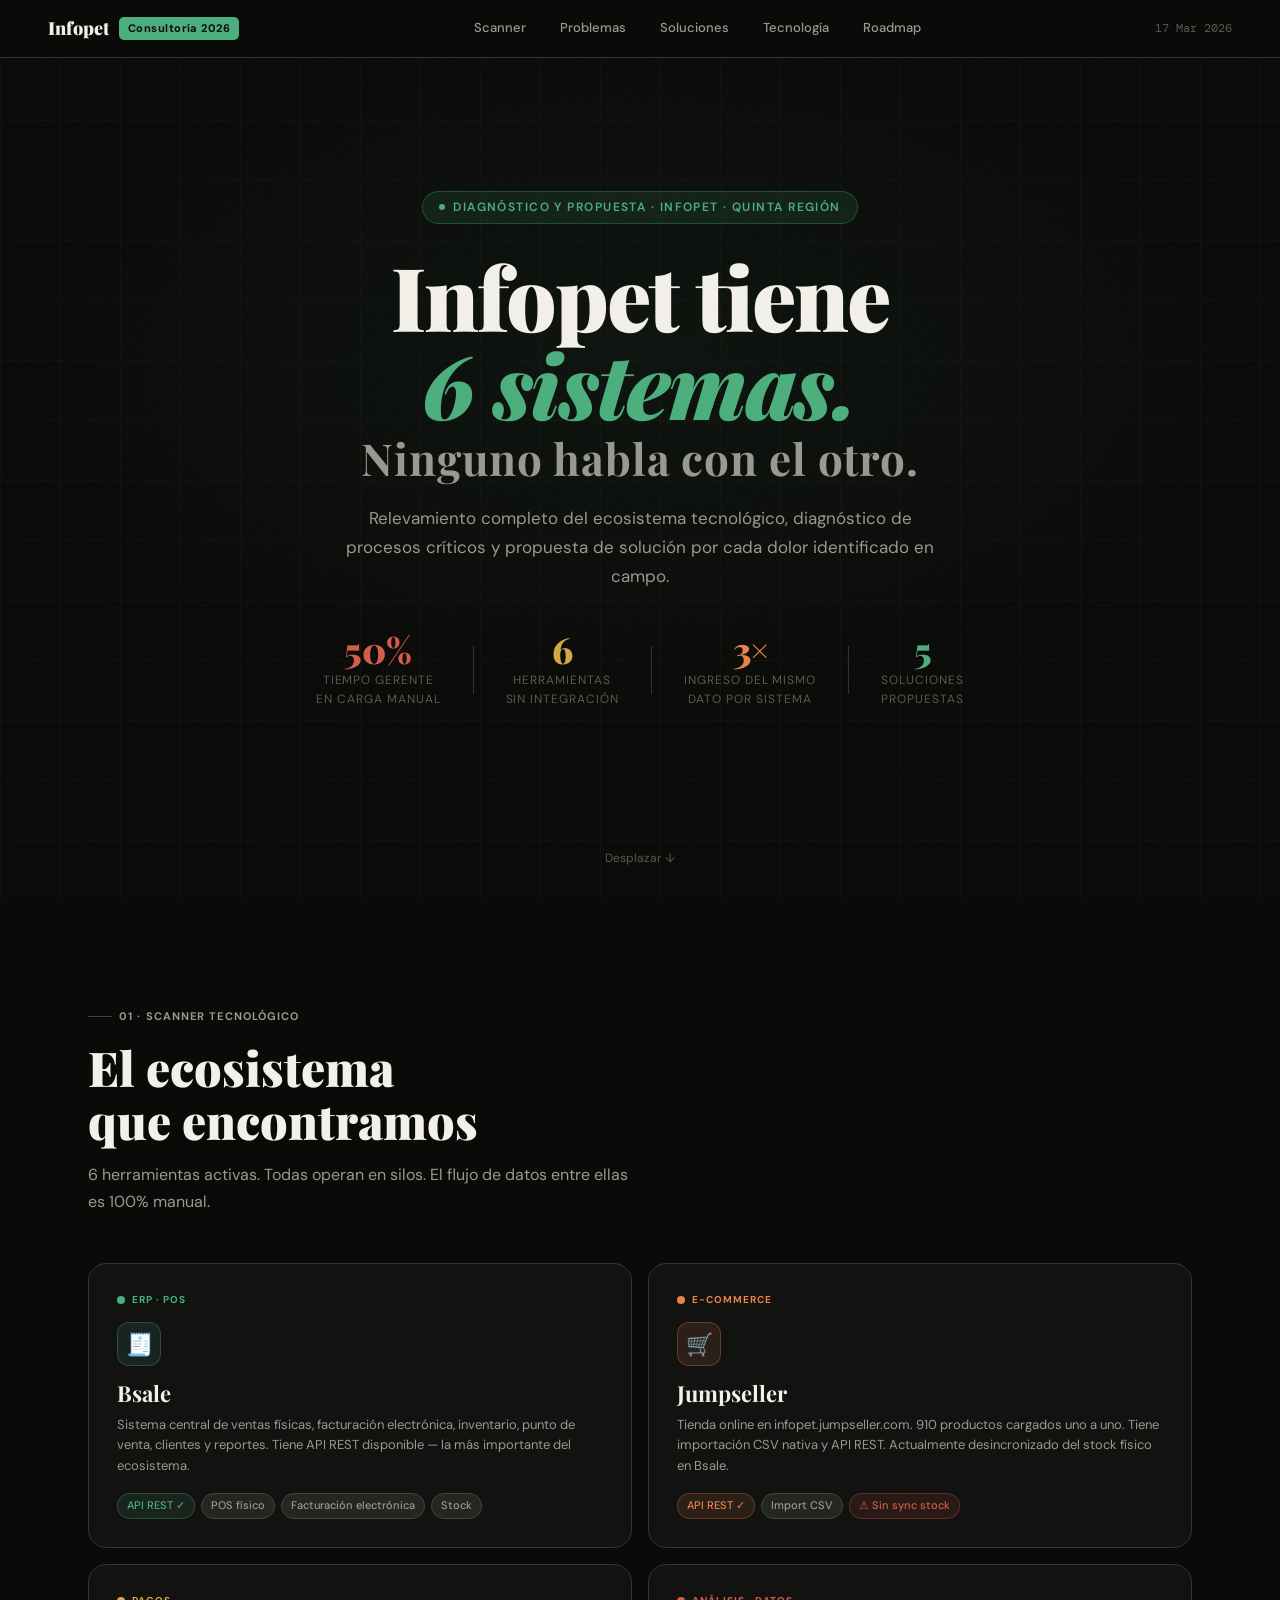
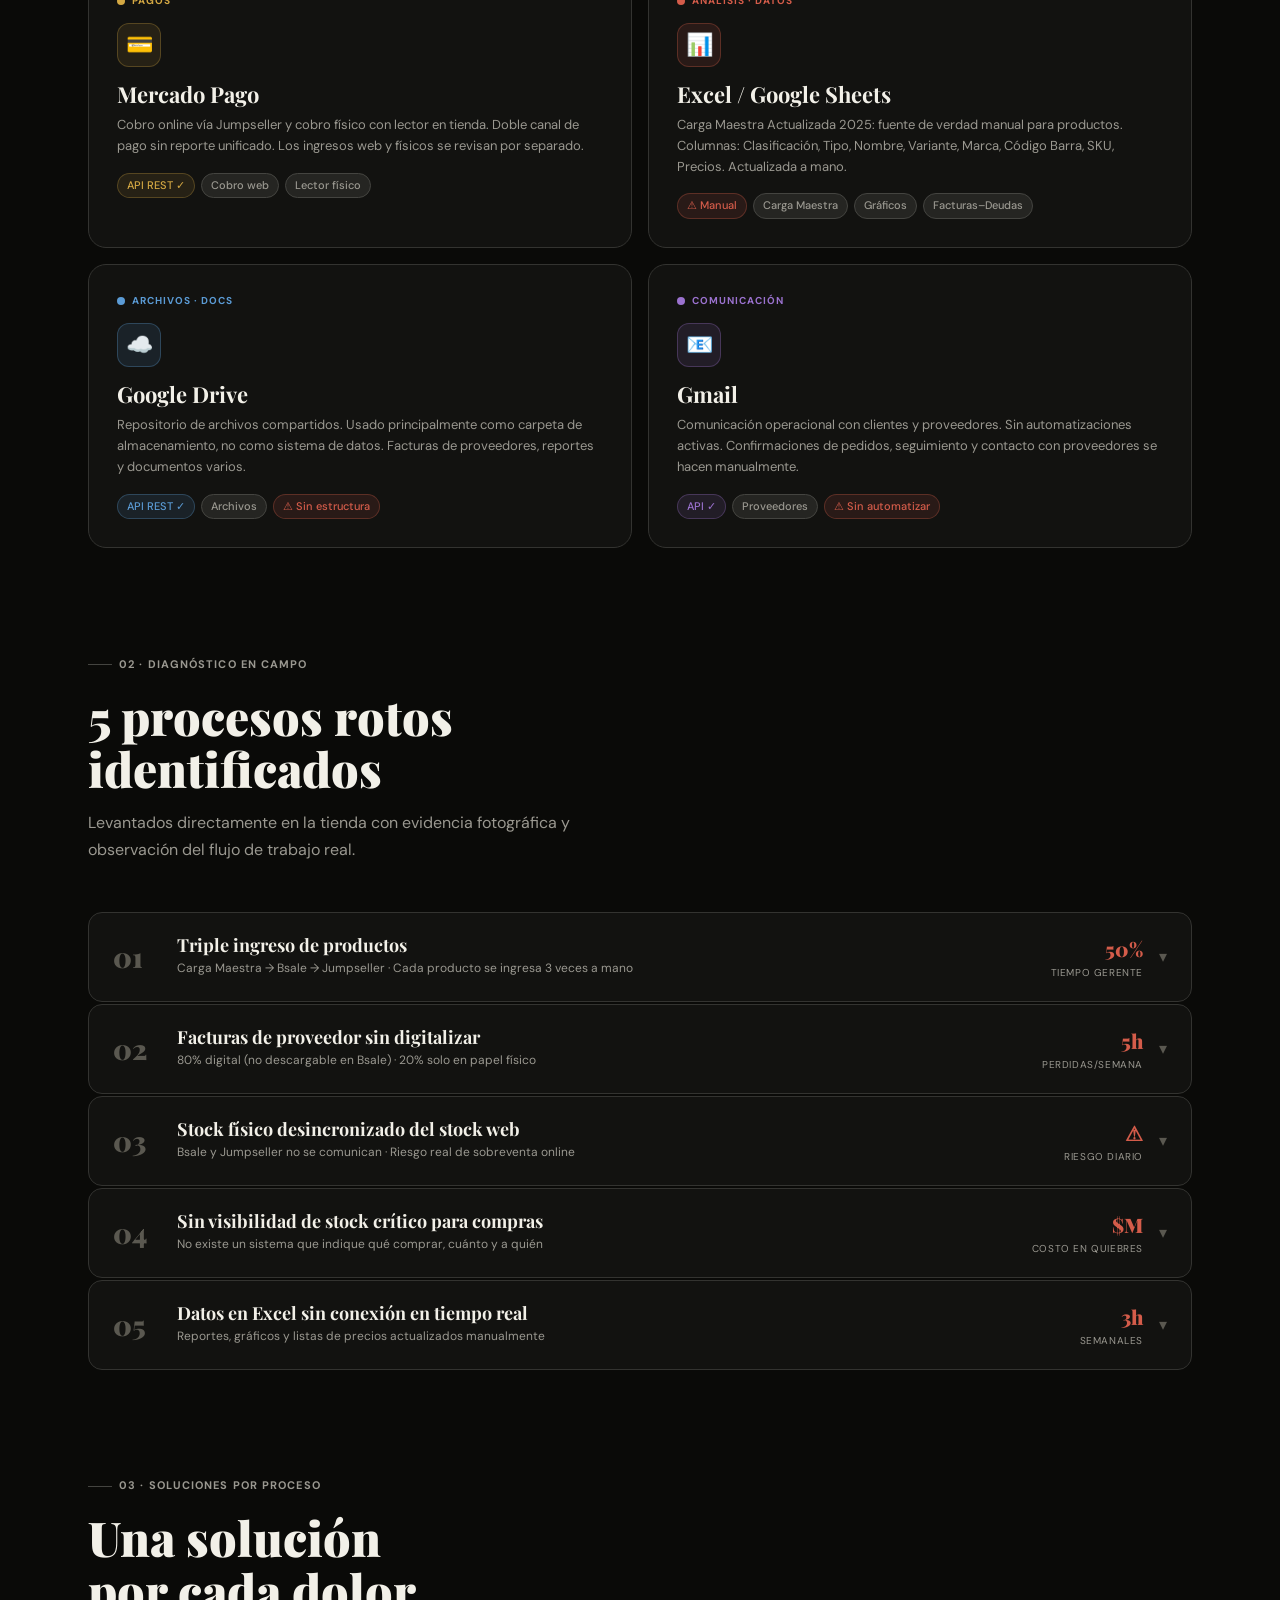
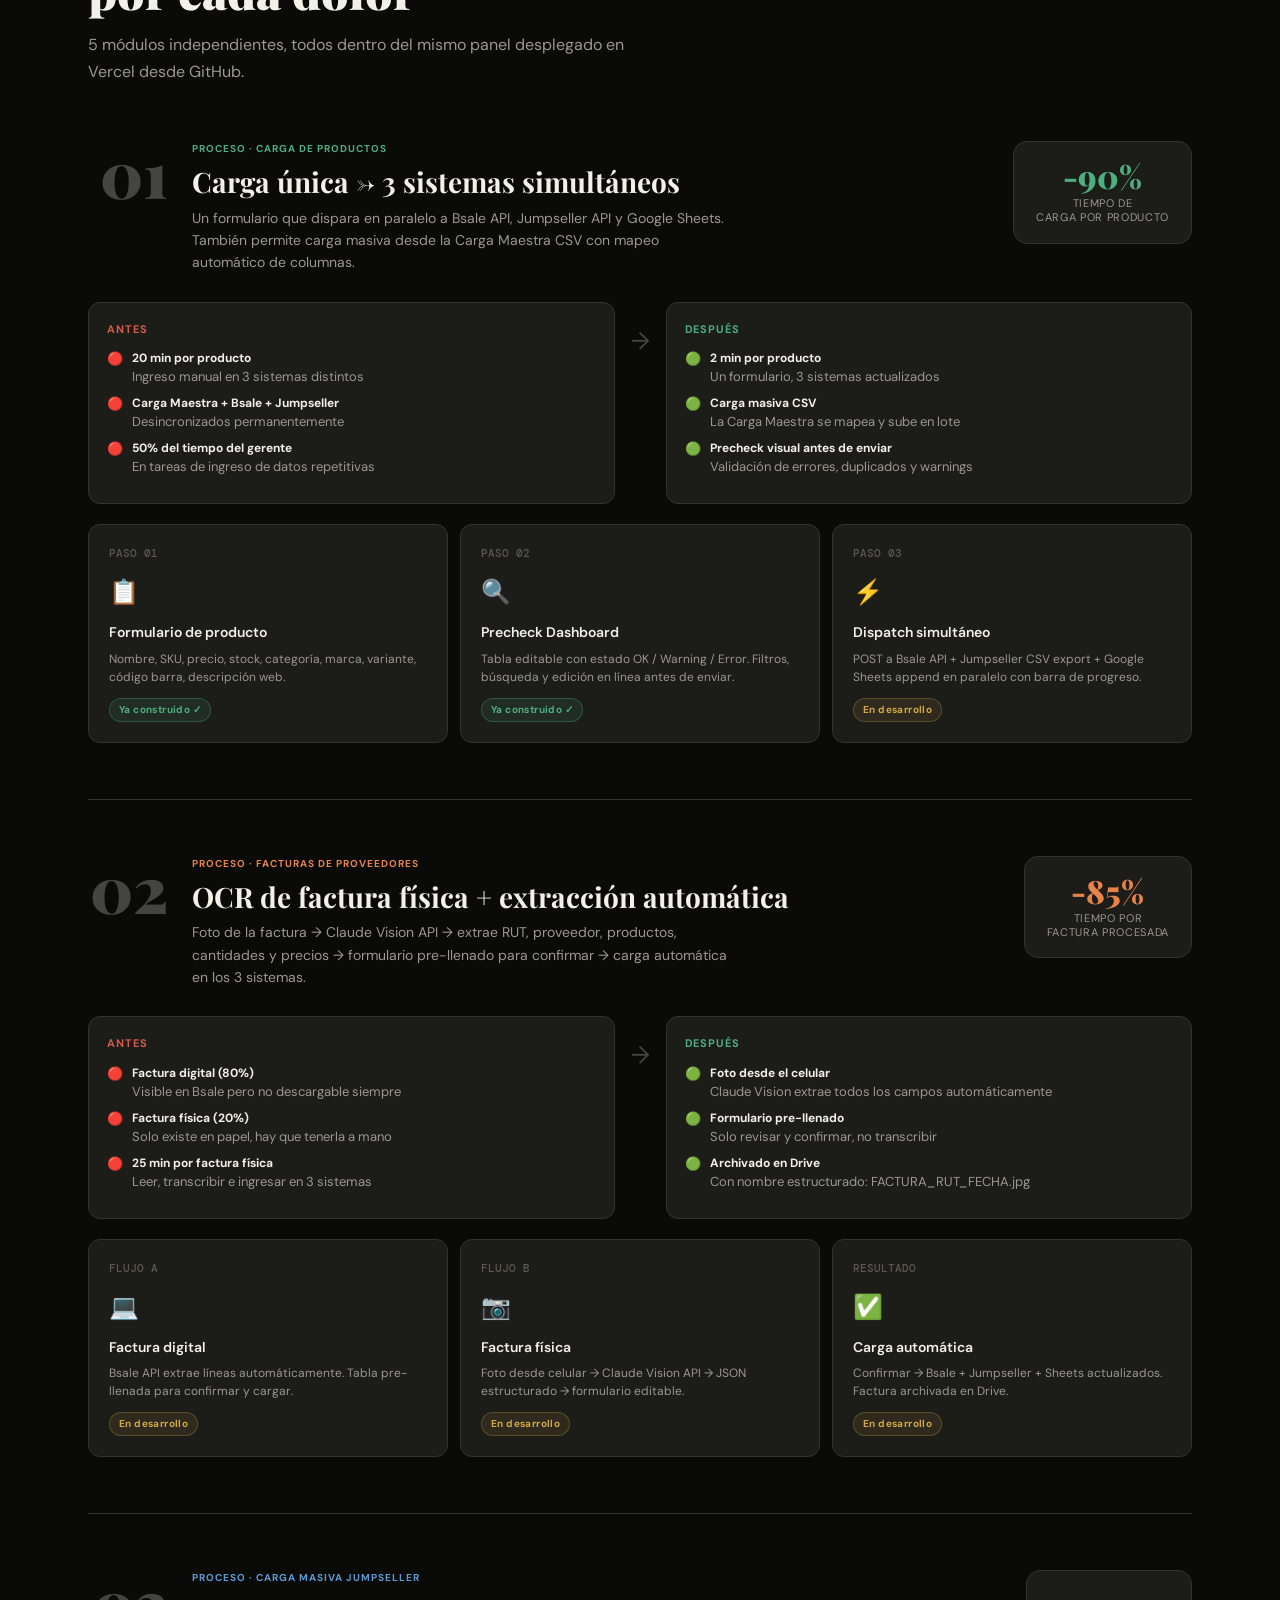
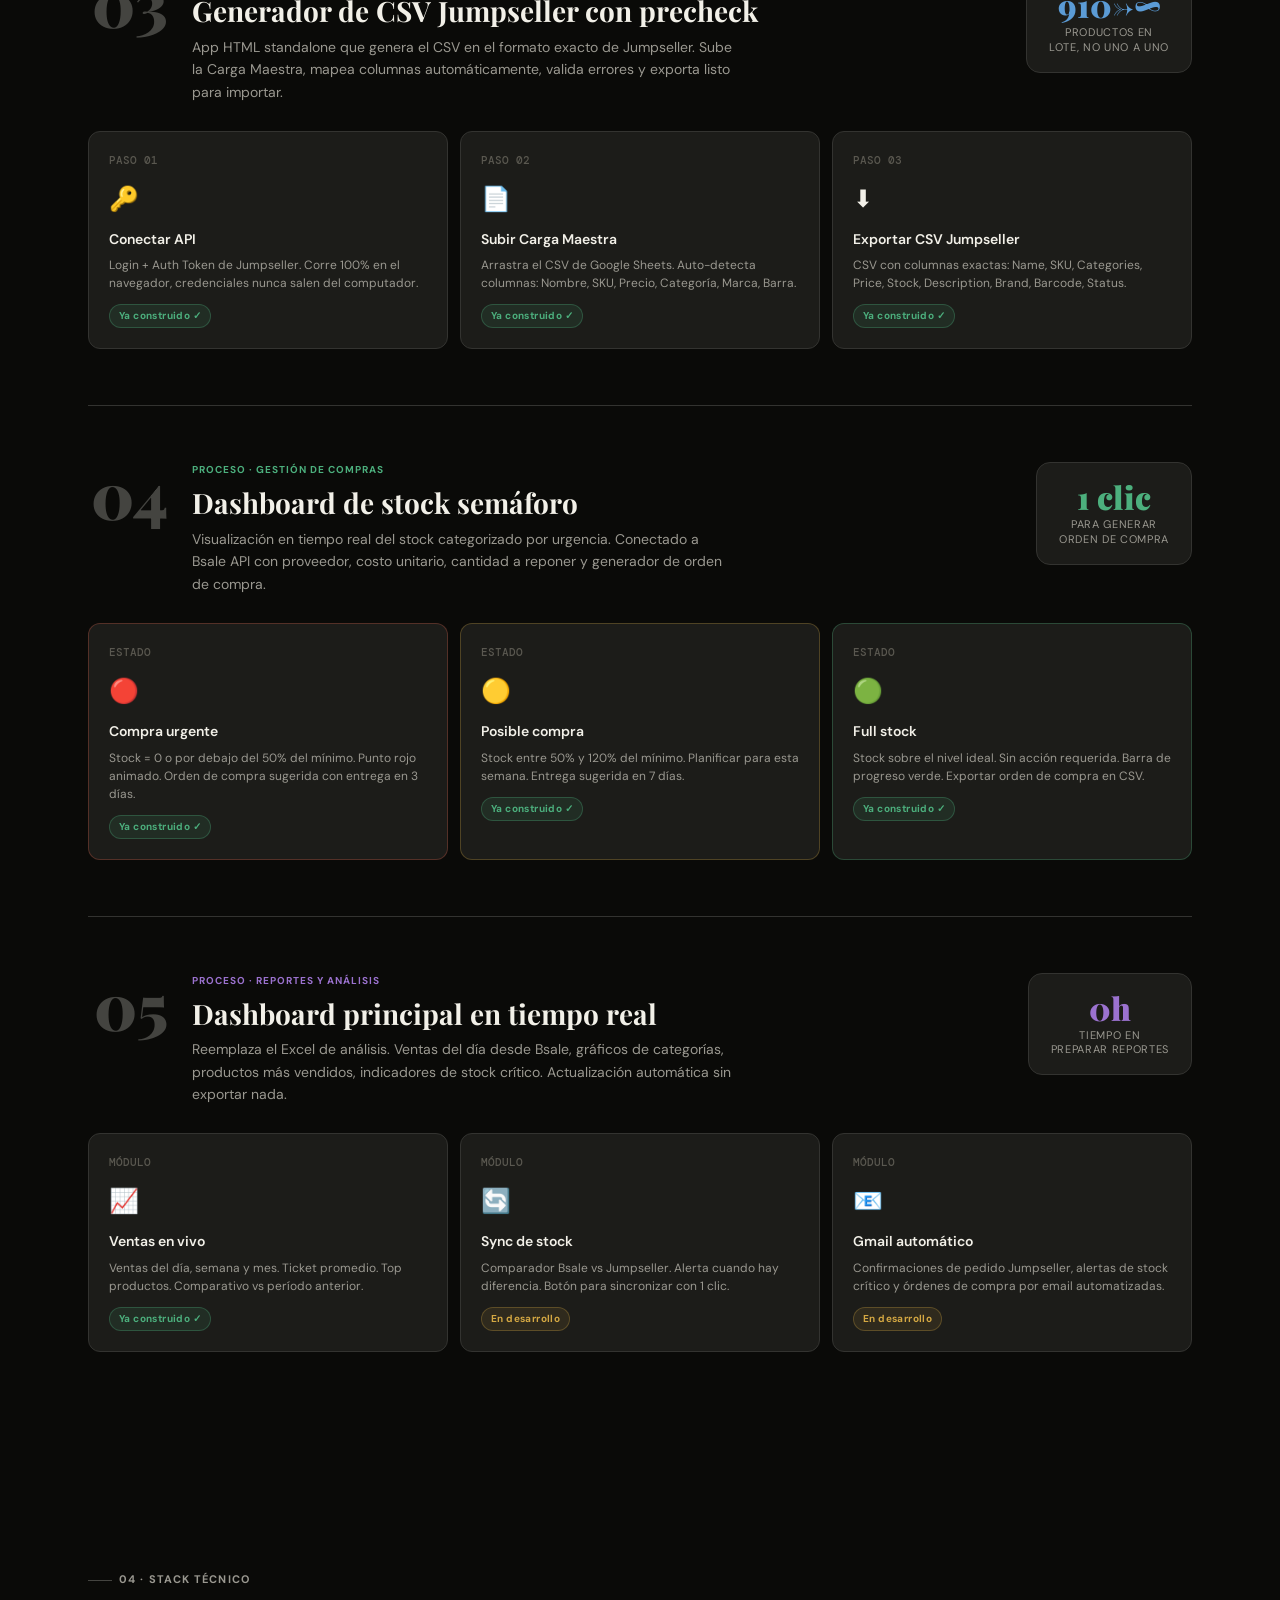
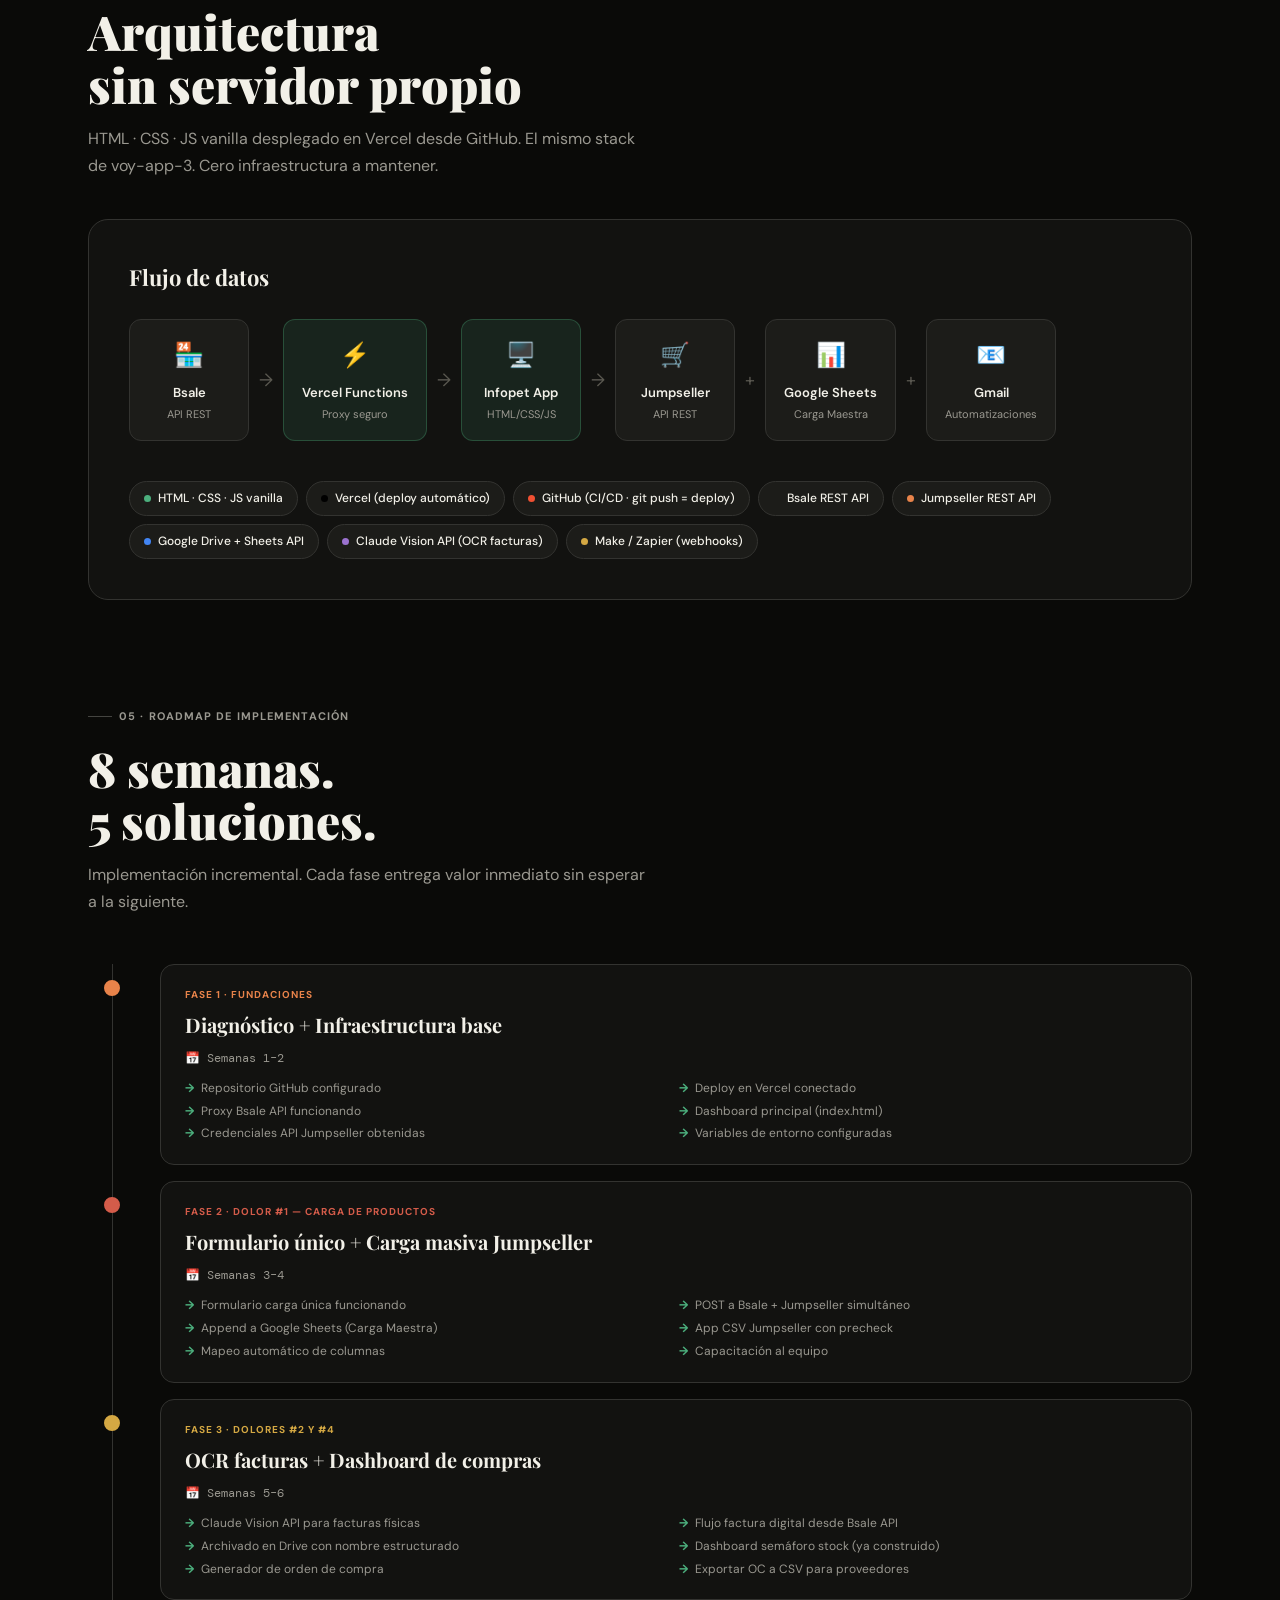
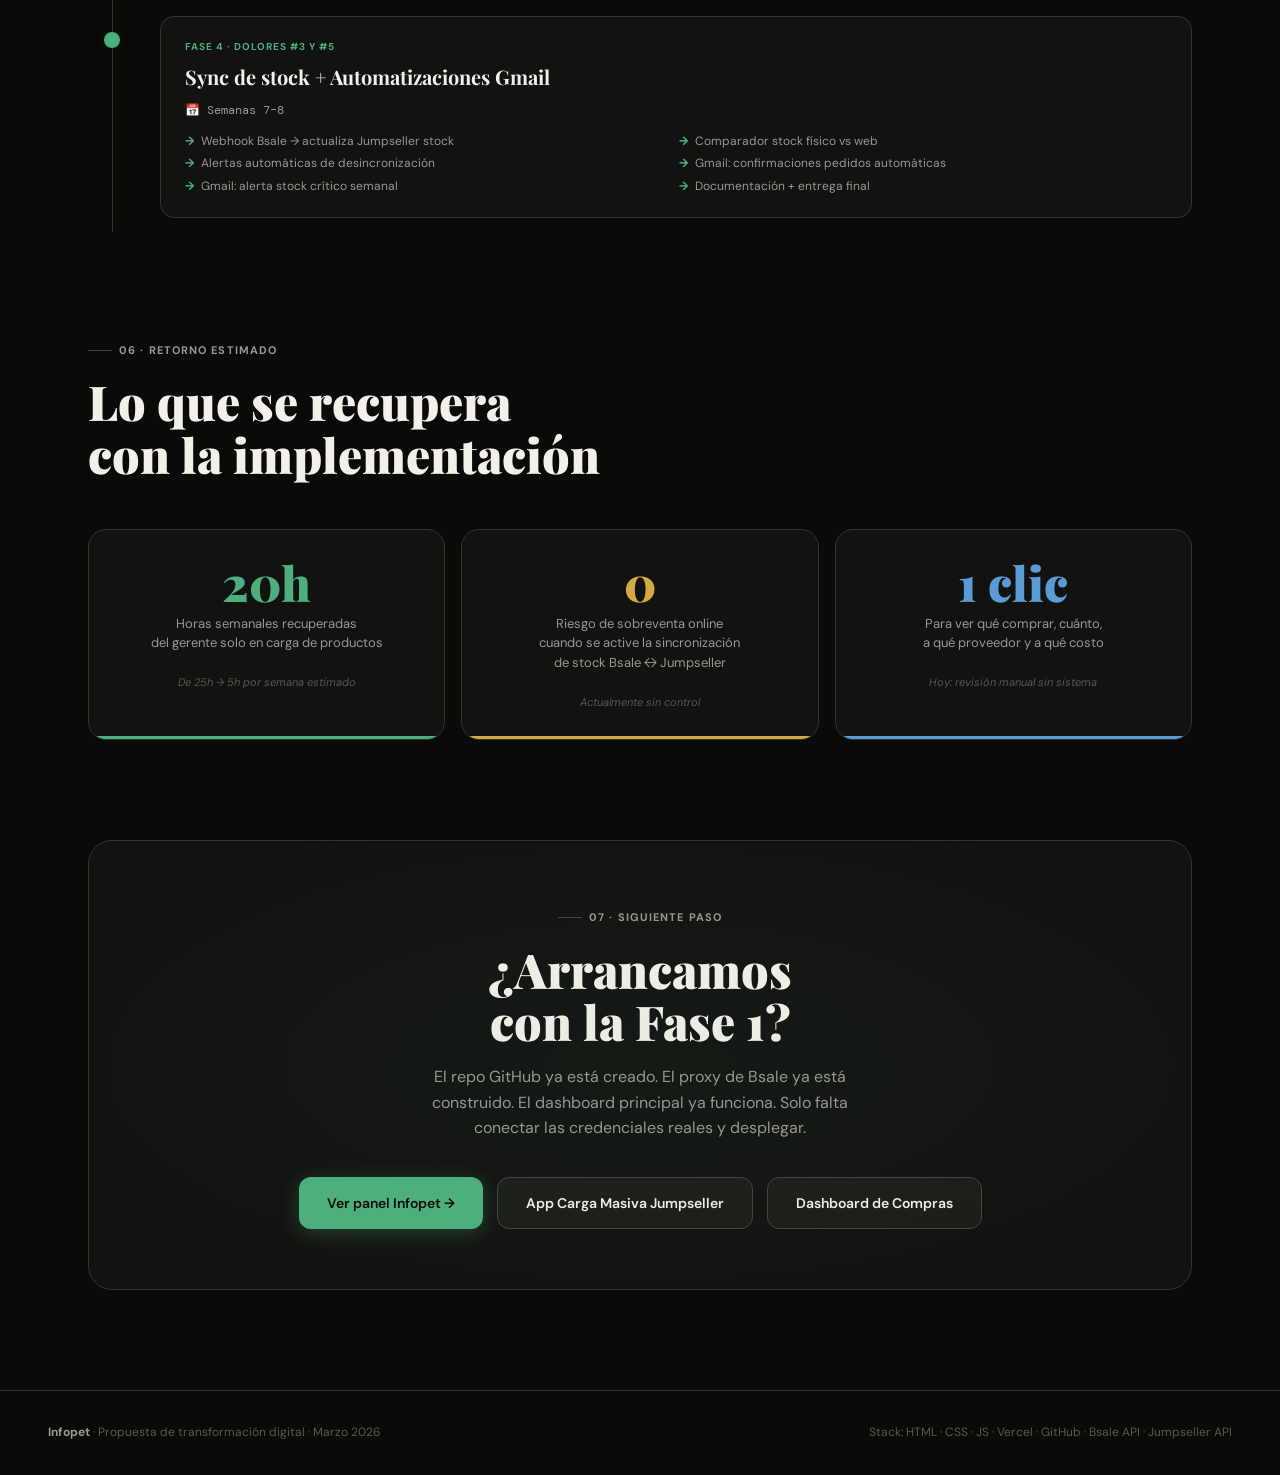
<file: propuesta.html>
<!DOCTYPE html>
<html lang="es">
<head>
<meta charset="UTF-8"/><meta name="viewport" content="width=device-width,initial-scale=1.0"/>
<title>Infopet — Propuesta de Transformación Digital</title>
<link href="https://fonts.googleapis.com/css2?family=Playfair+Display:ital,wght@0,700;0,900;1,700&family=DM+Sans:ital,wght@0,300;0,400;0,500;0,600;1,400&family=DM+Mono:wght@400;500&display=swap" rel="stylesheet"/>
<style>
*,*::before,*::after{box-sizing:border-box;margin:0;padding:0}
:root{
  --bg:#0A0A08;
  --s:#121210;--s2:#1C1C19;--s3:#252522;--s4:#2E2E2A;
  --b:#333330;--b2:#444440;--b3:#555550;
  --t:#F2F0E8;--m:#9A9890;--d:#5A5850;
  --g:#4CAF7D;--g2:#2D7D52;--gd:rgba(76,175,125,.12);--gb:rgba(76,175,125,.3);
  --o:#E8834A;--od:rgba(232,131,74,.12);--ob:rgba(232,131,74,.3);
  --y:#D4A843;--yd:rgba(212,168,67,.10);--yb:rgba(212,168,67,.28);
  --r:#D45C4A;--rd:rgba(212,92,74,.12);--rb:rgba(212,92,74,.3);
  --bl:#5B9BD5;--bld:rgba(91,155,213,.12);--blb:rgba(91,155,213,.3);
  --p:#9B72CF;--pd:rgba(155,114,207,.12);--pb:rgba(155,114,207,.3);
}
html{scroll-behavior:smooth}
body{font-family:'DM Sans',sans-serif;background:var(--bg);color:var(--t);min-height:100vh;font-size:15px;line-height:1.6;overflow-x:hidden}

/* ── GRAIN TEXTURE ── */
body::before{content:'';position:fixed;inset:0;background-image:url("data:image/svg+xml,%3Csvg viewBox='0 0 256 256' xmlns='http://www.w3.org/2000/svg'%3E%3Cfilter id='noise'%3E%3CfeTurbulence type='fractalNoise' baseFrequency='0.9' numOctaves='4' stitchTiles='stitch'/%3E%3C/filter%3E%3Crect width='100%25' height='100%25' filter='url(%23noise)' opacity='0.04'/%3E%3C/svg%3E");pointer-events:none;z-index:1000;opacity:.5}

/* ── SCROLLBAR ── */
::-webkit-scrollbar{width:4px}::-webkit-scrollbar-track{background:var(--s)}::-webkit-scrollbar-thumb{background:var(--b2);border-radius:2px}

/* ── NAV ── */
nav{position:fixed;top:0;z-index:100;width:100%;background:rgba(10,10,8,.88);backdrop-filter:blur(20px);border-bottom:1px solid var(--b);padding:0 48px;height:58px;display:flex;align-items:center;justify-content:space-between}
.nav-brand{font-family:'Playfair Display',serif;font-size:18px;font-weight:900;color:var(--t);display:flex;align-items:center;gap:10px}
.nav-brand span{background:var(--g);color:#0A0A08;font-family:'DM Sans',sans-serif;font-size:11px;font-weight:700;padding:3px 9px;border-radius:5px;letter-spacing:.04em}
.nav-links{display:flex;gap:6px}
.nav-link{font-size:13px;color:var(--m);text-decoration:none;padding:6px 14px;border-radius:8px;transition:all .2s;font-weight:500}
.nav-link:hover{background:var(--s2);color:var(--t)}
.nav-date{font-size:12px;color:var(--d);font-family:'DM Mono',monospace}

/* ── HERO ── */
.hero{min-height:100vh;display:flex;align-items:center;justify-content:center;position:relative;padding:80px 48px;overflow:hidden}
.hero-bg{position:absolute;inset:0;background:radial-gradient(ellipse 80% 60% at 50% 40%,rgba(76,175,125,.06) 0%,transparent 70%);pointer-events:none}
.hero-grid-lines{position:absolute;inset:0;background-image:linear-gradient(var(--b) 1px,transparent 1px),linear-gradient(90deg,var(--b) 1px,transparent 1px);background-size:60px 60px;opacity:.15;pointer-events:none}
.hero-content{position:relative;z-index:2;text-align:center;max-width:900px;margin:0 auto}
.hero-eyebrow{display:inline-flex;align-items:center;gap:8px;font-size:12px;font-weight:600;letter-spacing:.12em;text-transform:uppercase;color:var(--g);background:var(--gd);border:1px solid var(--gb);padding:6px 16px;border-radius:100px;margin-bottom:28px}
.hero-eyebrow::before{content:'';width:6px;height:6px;border-radius:50%;background:var(--g);animation:pulse 2s infinite}
@keyframes pulse{0%,100%{opacity:1}50%{opacity:.3;transform:scale(.7)}}
.hero h1{font-family:'Playfair Display',serif;font-size:clamp(42px,7vw,88px);font-weight:900;line-height:1.0;letter-spacing:-.02em;margin-bottom:24px}
.hero h1 .line1{display:block;color:var(--t)}
.hero h1 .line2{display:block;color:var(--g);font-style:italic}
.hero h1 .line3{display:block;color:var(--m);font-size:.5em;font-style:normal;font-weight:700;letter-spacing:.02em;margin-top:8px}
.hero-desc{font-size:17px;color:var(--m);line-height:1.7;max-width:600px;margin:0 auto 40px}
.hero-meta{display:flex;align-items:center;justify-content:center;gap:32px;flex-wrap:wrap}
.hero-meta-item{text-align:center}
.hero-meta-val{font-family:'Playfair Display',serif;font-size:36px;font-weight:900;color:var(--t);line-height:1}
.hero-meta-label{font-size:12px;color:var(--d);margin-top:4px;text-transform:uppercase;letter-spacing:.08em}
.hero-meta-divider{width:1px;height:48px;background:var(--b)}
.hero-scroll{position:absolute;bottom:32px;left:50%;transform:translateX(-50%);font-size:12px;color:var(--d);display:flex;flex-direction:column;align-items:center;gap:8px;animation:bounce 2.5s infinite}
@keyframes bounce{0%,100%{transform:translateX(-50%) translateY(0)}50%{transform:translateX(-50%) translateY(6px)}}

/* ── SECTION ── */
section{padding:100px 48px;max-width:1200px;margin:0 auto}
.section-tag{display:inline-flex;align-items:center;gap:7px;font-size:11px;font-weight:700;letter-spacing:.1em;text-transform:uppercase;color:var(--m);margin-bottom:16px}
.section-tag::before{content:'';width:24px;height:1px;background:var(--b2)}
h2{font-family:'Playfair Display',serif;font-size:clamp(28px,4vw,48px);font-weight:900;line-height:1.1;margin-bottom:14px}
.section-sub{font-size:16px;color:var(--m);max-width:560px;line-height:1.7}

/* ── SCANNER SECTION ── */
.scanner-grid{display:grid;grid-template-columns:1fr 1fr;gap:16px;margin-top:48px}
.scanner-card{background:var(--s);border:1px solid var(--b);border-radius:18px;padding:28px;transition:all .3s;position:relative;overflow:hidden}
.scanner-card::before{content:'';position:absolute;top:0;left:0;right:0;height:3px;border-radius:18px 18px 0 0;opacity:0;transition:opacity .3s}
.scanner-card:hover{border-color:var(--b2);box-shadow:0 12px 48px rgba(0,0,0,.3);transform:translateY(-2px)}
.scanner-card:hover::before{opacity:1}
.sc-green::before{background:linear-gradient(90deg,var(--g),var(--g2))}
.sc-orange::before{background:linear-gradient(90deg,var(--o),#C06030)}
.sc-yellow::before{background:linear-gradient(90deg,var(--y),#A07820)}
.sc-blue::before{background:linear-gradient(90deg,var(--bl),#3A6BA0)}
.sc-red::before{background:linear-gradient(90deg,var(--r),#A03020)}
.sc-purple::before{background:linear-gradient(90deg,var(--p),#6040A0)}
.sc-label{font-size:10px;font-weight:700;letter-spacing:.1em;text-transform:uppercase;margin-bottom:14px;display:flex;align-items:center;gap:7px}
.sc-icon-wrap{width:44px;height:44px;border-radius:12px;display:flex;align-items:center;justify-content:center;font-size:22px;margin-bottom:14px;border:1px solid}
.sc-name{font-family:'Playfair Display',serif;font-size:22px;font-weight:700;margin-bottom:8px;line-height:1.2}
.sc-desc{font-size:13px;color:var(--m);line-height:1.6}
.sc-tags{display:flex;flex-wrap:wrap;gap:6px;margin-top:16px}
.sc-tag{font-size:11px;padding:3px 9px;border-radius:100px;font-weight:500;border:1px solid}

/* ── PROBLEM SECTION ── */
.problems-list{display:flex;flex-direction:column;gap:2px;margin-top:48px}
.problem-item{background:var(--s);border:1px solid var(--b);border-radius:14px;padding:0;overflow:hidden;transition:all .2s;cursor:pointer}
.problem-item:hover{border-color:var(--b2)}
.problem-item.open{border-color:var(--rb)}
.problem-header{display:grid;grid-template-columns:48px 1fr auto auto;align-items:center;gap:16px;padding:20px 24px;cursor:pointer}
.problem-num{font-family:'Playfair Display',serif;font-size:28px;font-weight:900;color:var(--d);line-height:1}
.problem-title-wrap{}
.problem-title{font-family:'Playfair Display',serif;font-size:18px;font-weight:700;line-height:1.2;margin-bottom:3px}
.problem-subtitle{font-size:12px;color:var(--m)}
.problem-impact{text-align:right}
.problem-impact-val{font-family:'Playfair Display',serif;font-size:20px;font-weight:900;color:var(--r)}
.problem-impact-label{font-size:10px;color:var(--m);text-transform:uppercase;letter-spacing:.06em}
.problem-chevron{color:var(--d);font-size:16px;transition:transform .3s;flex-shrink:0}
.problem-item.open .problem-chevron{transform:rotate(180deg)}
.problem-body{display:none;padding:0 24px 24px;border-top:1px solid var(--b)}
.problem-item.open .problem-body{display:block;animation:slideDown .25s ease}
@keyframes slideDown{from{opacity:0;transform:translateY(-8px)}to{opacity:1;transform:translateY(0)}}
.problem-detail{display:grid;grid-template-columns:1fr 1fr;gap:20px;margin-top:20px}
.pd-col-title{font-size:11px;font-weight:700;letter-spacing:.08em;text-transform:uppercase;color:var(--m);margin-bottom:12px}
.pd-item{display:flex;align-items:flex-start;gap:10px;margin-bottom:10px;font-size:13px;line-height:1.5;color:var(--m)}
.pd-dot{width:6px;height:6px;border-radius:50%;flex-shrink:0;margin-top:6px}
.pd-item.bad .pd-dot{background:var(--r)}
.pd-item.good .pd-dot{background:var(--g)}

/* ── SOLUTION SECTION ── */
.solutions-wrapper{margin-top:56px}
.sol-process{margin-bottom:56px;padding-bottom:56px;border-bottom:1px solid var(--b)}
.sol-process:last-child{border-bottom:none}
.sol-process-header{display:grid;grid-template-columns:auto 1fr auto;align-items:start;gap:24px;margin-bottom:28px}
.sol-number{font-family:'Playfair Display',serif;font-size:64px;font-weight:900;color:var(--b2);line-height:1;flex-shrink:0;width:80px;text-align:right}
.sol-header-content{}
.sol-process-tag{font-size:10px;font-weight:700;letter-spacing:.1em;text-transform:uppercase;margin-bottom:8px}
.sol-process-name{font-family:'Playfair Display',serif;font-size:28px;font-weight:700;line-height:1.2;margin-bottom:8px}
.sol-process-desc{font-size:14px;color:var(--m);line-height:1.6;max-width:540px}
.sol-roi-box{background:var(--s2);border:1px solid var(--b);border-radius:14px;padding:18px 22px;text-align:center;flex-shrink:0;min-width:140px}
.sol-roi-val{font-family:'Playfair Display',serif;font-size:32px;font-weight:900;line-height:1}
.sol-roi-label{font-size:11px;color:var(--m);margin-top:4px;text-transform:uppercase;letter-spacing:.06em;line-height:1.3}

.sol-steps{display:grid;grid-template-columns:repeat(3,1fr);gap:12px}
.sol-step{background:var(--s2);border:1px solid var(--b);border-radius:12px;padding:20px;position:relative}
.sol-step-num{font-family:'DM Mono',monospace;font-size:11px;font-weight:500;color:var(--d);margin-bottom:10px}
.sol-step-icon{font-size:24px;margin-bottom:10px;display:block}
.sol-step-name{font-weight:600;font-size:14px;margin-bottom:6px}
.sol-step-desc{font-size:12px;color:var(--m);line-height:1.5}
.sol-step-tag{display:inline-flex;margin-top:12px;font-size:10px;font-weight:700;padding:3px 9px;border-radius:100px;letter-spacing:.04em}

.before-after{display:grid;grid-template-columns:1fr auto 1fr;gap:16px;align-items:start;margin-bottom:24px}
.ba-col{background:var(--s2);border:1px solid var(--b);border-radius:12px;padding:18px}
.ba-title{font-size:11px;font-weight:700;letter-spacing:.08em;text-transform:uppercase;margin-bottom:12px}
.ba-title.bad{color:var(--r)}.ba-title.good{color:var(--g)}
.ba-item{display:flex;align-items:flex-start;gap:9px;margin-bottom:9px;font-size:13px;color:var(--m);line-height:1.4}
.ba-arrow{display:flex;align-items:center;justify-content:center;font-size:24px;color:var(--b2);padding-top:20px}
.ba-item strong{color:var(--t);display:block;font-size:12px;margin-bottom:1px}

/* ── TECH STACK ── */
.tech-section{background:var(--s);border:1px solid var(--b);border-radius:20px;padding:40px;margin-top:40px}
.tech-title{font-family:'Playfair Display',serif;font-size:22px;font-weight:700;margin-bottom:24px}
.tech-flow{display:flex;align-items:center;gap:0;margin-bottom:32px;overflow-x:auto;padding-bottom:8px}
.tech-node{background:var(--s2);border:1px solid var(--b);border-radius:12px;padding:16px 18px;text-align:center;flex-shrink:0;min-width:120px;transition:all .2s}
.tech-node:hover{border-color:var(--b2);transform:translateY(-2px)}
.tech-node.highlight{border-color:var(--gb);background:var(--gd)}
.tech-node-icon{font-size:24px;margin-bottom:8px}
.tech-node-name{font-weight:600;font-size:13px;margin-bottom:3px}
.tech-node-sub{font-size:11px;color:var(--m)}
.tech-arrow{color:var(--d);font-size:18px;padding:0 10px;flex-shrink:0}
.tech-pills{display:flex;flex-wrap:wrap;gap:8px}
.tech-pill{display:flex;align-items:center;gap:7px;background:var(--s2);border:1px solid var(--b);border-radius:100px;padding:7px 14px;font-size:12px;font-weight:500}
.tp-dot{width:7px;height:7px;border-radius:50%}

/* ── TIMELINE ── */
.timeline{margin-top:48px;position:relative}
.timeline::before{content:'';position:absolute;left:24px;top:0;bottom:0;width:1px;background:var(--b)}
.tl-item{display:grid;grid-template-columns:48px 1fr;gap:24px;margin-bottom:2px;padding-bottom:2px}
.tl-dot-wrap{display:flex;flex-direction:column;align-items:center;position:relative;z-index:2}
.tl-dot{width:16px;height:16px;border-radius:50%;border:2px solid;margin-top:16px;flex-shrink:0}
.tl-content{background:var(--s);border:1px solid var(--b);border-radius:14px;padding:22px 24px;margin-bottom:12px;transition:all .2s}
.tl-content:hover{border-color:var(--b2)}
.tl-phase{font-size:10px;font-weight:700;letter-spacing:.1em;text-transform:uppercase;margin-bottom:6px}
.tl-name{font-family:'Playfair Display',serif;font-size:20px;font-weight:700;margin-bottom:8px}
.tl-weeks{font-family:'DM Mono',monospace;font-size:12px;color:var(--m);margin-bottom:12px}
.tl-items{display:grid;grid-template-columns:1fr 1fr;gap:6px}
.tl-item-check{font-size:12px;color:var(--m);display:flex;align-items:flex-start;gap:7px;line-height:1.4}
.tl-item-check::before{content:'→';color:var(--g);flex-shrink:0;font-weight:700}

/* ── ROI SUMMARY ── */
.roi-grid{display:grid;grid-template-columns:repeat(3,1fr);gap:16px;margin-top:48px}
.roi-card{background:var(--s);border:1px solid var(--b);border-radius:18px;padding:28px;text-align:center;position:relative;overflow:hidden}
.roi-card::after{content:'';position:absolute;bottom:0;left:0;right:0;height:3px}
.roi-c1::after{background:var(--g)}.roi-c2::after{background:var(--y)}.roi-c3::after{background:var(--bl)}
.roi-val{font-family:'Playfair Display',serif;font-size:48px;font-weight:900;line-height:1;margin-bottom:8px}
.roi-label{font-size:13px;color:var(--m);line-height:1.5}

/* ── CTA ── */
.cta-section{background:var(--s);border:1px solid var(--b);border-radius:24px;padding:60px;text-align:center;position:relative;overflow:hidden;margin-top:0}
.cta-section::before{content:'';position:absolute;inset:0;background:radial-gradient(ellipse 60% 60% at 50% 50%,rgba(76,175,125,.05),transparent);pointer-events:none}
.cta-section h2{margin-bottom:16px}
.cta-section p{font-size:16px;color:var(--m);max-width:480px;margin:0 auto 36px}
.cta-btns{display:flex;gap:14px;justify-content:center;flex-wrap:wrap}
.btn{display:inline-flex;align-items:center;gap:8px;padding:14px 28px;border-radius:12px;font-family:'DM Sans',sans-serif;font-size:14px;font-weight:600;cursor:pointer;border:none;transition:all .25s;text-decoration:none;white-space:nowrap}
.btn-p{background:var(--g);color:#0A0A08;box-shadow:0 4px 20px rgba(76,175,125,.3)}.btn-p:hover{transform:translateY(-2px);box-shadow:0 8px 28px rgba(76,175,125,.4)}
.btn-g{background:var(--s2);color:var(--t);border:1px solid var(--b2)}.btn-g:hover{background:var(--s3)}

/* ── FOOTER ── */
footer{border-top:1px solid var(--b);padding:32px 48px;display:flex;align-items:center;justify-content:space-between;font-size:12px;color:var(--d)}
footer strong{color:var(--m)}

/* ── FADE IN ANIMATION ── */
.fade-up{opacity:0;transform:translateY(28px);transition:opacity .7s ease,transform .7s ease}
.fade-up.visible{opacity:1;transform:translateY(0)}

@media(max-width:900px){
  section{padding:60px 24px}nav{padding:0 24px}
  .hero{padding:80px 24px}
  .scanner-grid{grid-template-columns:1fr}
  .problem-header{grid-template-columns:40px 1fr auto}
  .problem-impact{display:none}
  .sol-steps{grid-template-columns:1fr}
  .before-after{grid-template-columns:1fr}
  .ba-arrow{display:none}
  .sol-process-header{grid-template-columns:1fr}
  .sol-number{display:none}
  .roi-grid{grid-template-columns:1fr}
  .tech-flow{flex-direction:column;align-items:stretch}
  .tech-arrow{transform:rotate(90deg)}
  .tl-items{grid-template-columns:1fr}
  footer{flex-direction:column;gap:8px;text-align:center}
  nav .nav-links{display:none}
}
</style>
</head>
<body>

<!-- NAV -->
<nav>
  <div class="nav-brand">Infopet <span>Consultoría 2026</span></div>
  <div class="nav-links">
    <a class="nav-link" href="#scanner">Scanner</a>
    <a class="nav-link" href="#problemas">Problemas</a>
    <a class="nav-link" href="#soluciones">Soluciones</a>
    <a class="nav-link" href="#tecnologia">Tecnología</a>
    <a class="nav-link" href="#roadmap">Roadmap</a>
  </div>
  <div class="nav-date">17 Mar 2026</div>
</nav>

<!-- HERO -->
<div class="hero">
  <div class="hero-bg"></div>
  <div class="hero-grid-lines"></div>
  <div class="hero-content">
    <div class="hero-eyebrow">Diagnóstico y propuesta · Infopet · Quinta Región</div>
    <h1>
      <span class="line1">Infopet tiene</span>
      <span class="line2">6 sistemas.</span>
      <span class="line3">Ninguno habla con el otro.</span>
    </h1>
    <p class="hero-desc">Relevamiento completo del ecosistema tecnológico, diagnóstico de procesos críticos y propuesta de solución por cada dolor identificado en campo.</p>
    <div class="hero-meta">
      <div class="hero-meta-item">
        <div class="hero-meta-val" style="color:var(--r)">50%</div>
        <div class="hero-meta-label">Tiempo gerente<br>en carga manual</div>
      </div>
      <div class="hero-meta-divider"></div>
      <div class="hero-meta-item">
        <div class="hero-meta-val" style="color:var(--y)">6</div>
        <div class="hero-meta-label">Herramientas<br>sin integración</div>
      </div>
      <div class="hero-meta-divider"></div>
      <div class="hero-meta-item">
        <div class="hero-meta-val" style="color:var(--o)">3×</div>
        <div class="hero-meta-label">Ingreso del mismo<br>dato por sistema</div>
      </div>
      <div class="hero-meta-divider"></div>
      <div class="hero-meta-item">
        <div class="hero-meta-val" style="color:var(--g)">5</div>
        <div class="hero-meta-label">Soluciones<br>propuestas</div>
      </div>
    </div>
  </div>
  <div class="hero-scroll">Desplazar ↓</div>
</div>

<!-- ═══════════════════════════════════
     SCANNER TECNOLÓGICO
════════════════════════════════════ -->
<section id="scanner" class="fade-up">
  <div class="section-tag">01 · Scanner tecnológico</div>
  <h2>El ecosistema<br>que encontramos</h2>
  <p class="section-sub">6 herramientas activas. Todas operan en silos. El flujo de datos entre ellas es 100% manual.</p>

  <div class="scanner-grid">

    <div class="scanner-card sc-green fade-up">
      <div class="sc-label" style="color:var(--g)"><div style="width:8px;height:8px;border-radius:50%;background:var(--g)"></div>ERP · POS</div>
      <div class="sc-icon-wrap" style="background:var(--gd);border-color:var(--gb)">🧾</div>
      <div class="sc-name">Bsale</div>
      <div class="sc-desc">Sistema central de ventas físicas, facturación electrónica, inventario, punto de venta, clientes y reportes. Tiene API REST disponible — la más importante del ecosistema.</div>
      <div class="sc-tags">
        <span class="sc-tag" style="background:var(--gd);border-color:var(--gb);color:var(--g)">API REST ✓</span>
        <span class="sc-tag" style="background:var(--s3);border-color:var(--b2);color:var(--m)">POS físico</span>
        <span class="sc-tag" style="background:var(--s3);border-color:var(--b2);color:var(--m)">Facturación electrónica</span>
        <span class="sc-tag" style="background:var(--s3);border-color:var(--b2);color:var(--m)">Stock</span>
      </div>
    </div>

    <div class="scanner-card sc-orange fade-up" style="transition-delay:.08s">
      <div class="sc-label" style="color:var(--o)"><div style="width:8px;height:8px;border-radius:50%;background:var(--o)"></div>E-COMMERCE</div>
      <div class="sc-icon-wrap" style="background:var(--od);border-color:var(--ob)">🛒</div>
      <div class="sc-name">Jumpseller</div>
      <div class="sc-desc">Tienda online en infopet.jumpseller.com. 910 productos cargados uno a uno. Tiene importación CSV nativa y API REST. Actualmente desincronizado del stock físico en Bsale.</div>
      <div class="sc-tags">
        <span class="sc-tag" style="background:var(--od);border-color:var(--ob);color:var(--o)">API REST ✓</span>
        <span class="sc-tag" style="background:var(--s3);border-color:var(--b2);color:var(--m)">Import CSV</span>
        <span class="sc-tag" style="background:var(--rd);border-color:var(--rb);color:var(--r)">⚠ Sin sync stock</span>
      </div>
    </div>

    <div class="scanner-card sc-yellow fade-up" style="transition-delay:.12s">
      <div class="sc-label" style="color:var(--y)"><div style="width:8px;height:8px;border-radius:50%;background:var(--y)"></div>PAGOS</div>
      <div class="sc-icon-wrap" style="background:var(--yd);border-color:var(--yb)">💳</div>
      <div class="sc-name">Mercado Pago</div>
      <div class="sc-desc">Cobro online vía Jumpseller y cobro físico con lector en tienda. Doble canal de pago sin reporte unificado. Los ingresos web y físicos se revisan por separado.</div>
      <div class="sc-tags">
        <span class="sc-tag" style="background:var(--yd);border-color:var(--yb);color:var(--y)">API REST ✓</span>
        <span class="sc-tag" style="background:var(--s3);border-color:var(--b2);color:var(--m)">Cobro web</span>
        <span class="sc-tag" style="background:var(--s3);border-color:var(--b2);color:var(--m)">Lector físico</span>
      </div>
    </div>

    <div class="scanner-card sc-red fade-up" style="transition-delay:.16s">
      <div class="sc-label" style="color:var(--r)"><div style="width:8px;height:8px;border-radius:50%;background:var(--r)"></div>ANÁLISIS · DATOS</div>
      <div class="sc-icon-wrap" style="background:var(--rd);border-color:var(--rb)">📊</div>
      <div class="sc-name">Excel / Google Sheets</div>
      <div class="sc-desc">Carga Maestra Actualizada 2025: fuente de verdad manual para productos. Columnas: Clasificación, Tipo, Nombre, Variante, Marca, Código Barra, SKU, Precios. Actualizada a mano.</div>
      <div class="sc-tags">
        <span class="sc-tag" style="background:var(--rd);border-color:var(--rb);color:var(--r)">⚠ Manual</span>
        <span class="sc-tag" style="background:var(--s3);border-color:var(--b2);color:var(--m)">Carga Maestra</span>
        <span class="sc-tag" style="background:var(--s3);border-color:var(--b2);color:var(--m)">Gráficos</span>
        <span class="sc-tag" style="background:var(--s3);border-color:var(--b2);color:var(--m)">Facturas–Deudas</span>
      </div>
    </div>

    <div class="scanner-card sc-blue fade-up" style="transition-delay:.20s">
      <div class="sc-label" style="color:var(--bl)"><div style="width:8px;height:8px;border-radius:50%;background:var(--bl)"></div>ARCHIVOS · DOCS</div>
      <div class="sc-icon-wrap" style="background:var(--bld);border-color:var(--blb)">☁️</div>
      <div class="sc-name">Google Drive</div>
      <div class="sc-desc">Repositorio de archivos compartidos. Usado principalmente como carpeta de almacenamiento, no como sistema de datos. Facturas de proveedores, reportes y documentos varios.</div>
      <div class="sc-tags">
        <span class="sc-tag" style="background:var(--bld);border-color:var(--blb);color:var(--bl)">API REST ✓</span>
        <span class="sc-tag" style="background:var(--s3);border-color:var(--b2);color:var(--m)">Archivos</span>
        <span class="sc-tag" style="background:var(--rd);border-color:var(--rb);color:var(--r)">⚠ Sin estructura</span>
      </div>
    </div>

    <div class="scanner-card sc-purple fade-up" style="transition-delay:.24s">
      <div class="sc-label" style="color:var(--p)"><div style="width:8px;height:8px;border-radius:50%;background:var(--p)"></div>COMUNICACIÓN</div>
      <div class="sc-icon-wrap" style="background:var(--pd);border-color:var(--pb)">📧</div>
      <div class="sc-name">Gmail</div>
      <div class="sc-desc">Comunicación operacional con clientes y proveedores. Sin automatizaciones activas. Confirmaciones de pedidos, seguimiento y contacto con proveedores se hacen manualmente.</div>
      <div class="sc-tags">
        <span class="sc-tag" style="background:var(--pd);border-color:var(--pb);color:var(--p)">API ✓</span>
        <span class="sc-tag" style="background:var(--s3);border-color:var(--b2);color:var(--m)">Proveedores</span>
        <span class="sc-tag" style="background:var(--rd);border-color:var(--rb);color:var(--r)">⚠ Sin automatizar</span>
      </div>
    </div>

  </div>
</section>

<!-- ═══════════════════════════════════
     PROBLEMAS
════════════════════════════════════ -->
<section id="problemas" style="padding-top:0" class="fade-up">
  <div class="section-tag">02 · Diagnóstico en campo</div>
  <h2>5 procesos rotos<br>identificados</h2>
  <p class="section-sub">Levantados directamente en la tienda con evidencia fotográfica y observación del flujo de trabajo real.</p>

  <div class="problems-list" style="margin-top:48px">

    <!-- P1 -->
    <div class="problem-item" onclick="toggleProblem(this)">
      <div class="problem-header">
        <div class="problem-num">01</div>
        <div class="problem-title-wrap">
          <div class="problem-title">Triple ingreso de productos</div>
          <div class="problem-subtitle">Carga Maestra → Bsale → Jumpseller · Cada producto se ingresa 3 veces a mano</div>
        </div>
        <div class="problem-impact">
          <div class="problem-impact-val">50%</div>
          <div class="problem-impact-label">Tiempo gerente</div>
        </div>
        <div class="problem-chevron">▾</div>
      </div>
      <div class="problem-body">
        <div class="problem-detail">
          <div>
            <div class="pd-col-title" style="color:var(--r)">🔴 Situación actual</div>
            <div class="pd-item bad"><div class="pd-dot"></div>Llega mercadería → se ingresa en Google Sheets (Carga Maestra)</div>
            <div class="pd-item bad"><div class="pd-dot"></div>Luego se ingresa el mismo producto en Bsale (POS)</div>
            <div class="pd-item bad"><div class="pd-dot"></div>Luego se ingresa en Jumpseller (tienda web) con foto y descripción</div>
            <div class="pd-item bad"><div class="pd-dot"></div>Los 3 sistemas quedan frecuentemente desincronizados</div>
            <div class="pd-item bad"><div class="pd-dot"></div>El gerente dedica el 50% de su tiempo a esta tarea</div>
          </div>
          <div>
            <div class="pd-col-title" style="color:var(--g)">🟢 Con la solución</div>
            <div class="pd-item good"><div class="pd-dot"></div>Un solo formulario → dispara a los 3 sistemas simultáneamente</div>
            <div class="pd-item good"><div class="pd-dot"></div>Bsale API + Jumpseller API + Google Sheets Append en paralelo</div>
            <div class="pd-item good"><div class="pd-dot"></div>Tiempo estimado por producto: de 20 min → 2 min</div>
            <div class="pd-item good"><div class="pd-dot"></div>Carga masiva desde CSV con precheck antes de enviar</div>
          </div>
        </div>
      </div>
    </div>

    <!-- P2 -->
    <div class="problem-item" onclick="toggleProblem(this)">
      <div class="problem-header">
        <div class="problem-num">02</div>
        <div class="problem-title-wrap">
          <div class="problem-title">Facturas de proveedor sin digitalizar</div>
          <div class="problem-subtitle">80% digital (no descargable en Bsale) · 20% solo en papel físico</div>
        </div>
        <div class="problem-impact">
          <div class="problem-impact-val">5h</div>
          <div class="problem-impact-label">Perdidas/semana</div>
        </div>
        <div class="problem-chevron">▾</div>
      </div>
      <div class="problem-body">
        <div class="problem-detail">
          <div>
            <div class="pd-col-title" style="color:var(--r)">🔴 Situación actual</div>
            <div class="pd-item bad"><div class="pd-dot"></div>Facturas digitales en Bsale aparecen en azul (visibles) o gris (no descargables)</div>
            <div class="pd-item bad"><div class="pd-dot"></div>20% de facturas solo existen en papel físico</div>
            <div class="pd-item bad"><div class="pd-dot"></div>Para ver el detalle de productos hay que tener el papel a mano</div>
            <div class="pd-item bad"><div class="pd-dot"></div>No hay forma de buscar o filtrar facturas antiguas eficientemente</div>
          </div>
          <div>
            <div class="pd-col-title" style="color:var(--g)">🟢 Con la solución</div>
            <div class="pd-item good"><div class="pd-dot"></div>Factura digital: extrae líneas via Bsale API automáticamente</div>
            <div class="pd-item good"><div class="pd-dot"></div>Factura física: foto desde celular → Claude Vision OCR → extrae datos</div>
            <div class="pd-item good"><div class="pd-dot"></div>Formulario pre-llenado para revisar y confirmar</div>
            <div class="pd-item good"><div class="pd-dot"></div>Imagen archivada en Google Drive con nombre estructurado</div>
          </div>
        </div>
      </div>
    </div>

    <!-- P3 -->
    <div class="problem-item" onclick="toggleProblem(this)">
      <div class="problem-header">
        <div class="problem-num">03</div>
        <div class="problem-title-wrap">
          <div class="problem-title">Stock físico desincronizado del stock web</div>
          <div class="problem-subtitle">Bsale y Jumpseller no se comunican · Riesgo real de sobreventa online</div>
        </div>
        <div class="problem-impact">
          <div class="problem-impact-val">⚠</div>
          <div class="problem-impact-label">Riesgo diario</div>
        </div>
        <div class="problem-chevron">▾</div>
      </div>
      <div class="problem-body">
        <div class="problem-detail">
          <div>
            <div class="pd-col-title" style="color:var(--r)">🔴 Situación actual</div>
            <div class="pd-item bad"><div class="pd-dot"></div>Venta en tienda física (Bsale) no descuenta stock en Jumpseller</div>
            <div class="pd-item bad"><div class="pd-dot"></div>Cliente puede comprar online un producto agotado en tienda</div>
            <div class="pd-item bad"><div class="pd-dot"></div>Los precios pueden diferir entre Bsale y Jumpseller</div>
            <div class="pd-item bad"><div class="pd-dot"></div>No hay visibilidad unificada de lo que se vende por canal</div>
          </div>
          <div>
            <div class="pd-col-title" style="color:var(--g)">🟢 Con la solución</div>
            <div class="pd-item good"><div class="pd-dot"></div>Webhook Bsale → Vercel Function → actualiza stock en Jumpseller</div>
            <div class="pd-item good"><div class="pd-dot"></div>Dashboard que muestra stock físico vs web en paralelo</div>
            <div class="pd-item good"><div class="pd-dot"></div>Alerta cuando hay diferencia mayor al 10%</div>
            <div class="pd-item good"><div class="pd-dot"></div>Reporte unificado de ventas físicas + web</div>
          </div>
        </div>
      </div>
    </div>

    <!-- P4 -->
    <div class="problem-item" onclick="toggleProblem(this)">
      <div class="problem-header">
        <div class="problem-num">04</div>
        <div class="problem-title-wrap">
          <div class="problem-title">Sin visibilidad de stock crítico para compras</div>
          <div class="problem-subtitle">No existe un sistema que indique qué comprar, cuánto y a quién</div>
        </div>
        <div class="problem-impact">
          <div class="problem-impact-val">$M</div>
          <div class="problem-impact-label">Costo en quiebres</div>
        </div>
        <div class="problem-chevron">▾</div>
      </div>
      <div class="problem-body">
        <div class="problem-detail">
          <div>
            <div class="pd-col-title" style="color:var(--r)">🔴 Situación actual</div>
            <div class="pd-item bad"><div class="pd-dot"></div>No hay dashboard de compras urgentes vs posibles</div>
            <div class="pd-item bad"><div class="pd-dot"></div>Decisión de compra basada en memoria o revisión manual</div>
            <div class="pd-item bad"><div class="pd-dot"></div>No hay cálculo automático de cuánto pedir por producto</div>
            <div class="pd-item bad"><div class="pd-dot"></div>El proveedor y costo unitario no están asociados al stock en ningún sistema</div>
          </div>
          <div>
            <div class="pd-col-title" style="color:var(--g)">🟢 Con la solución</div>
            <div class="pd-item good"><div class="pd-dot"></div>Dashboard semáforo: 🔴 Urgente / 🟡 Posible / 🟢 Full</div>
            <div class="pd-item good"><div class="pd-dot"></div>Calcula automáticamente cantidad a pedir (stock ideal – stock actual)</div>
            <div class="pd-item good"><div class="pd-dot"></div>Muestra costo estimado de reposición por producto y total</div>
            <div class="pd-item good"><div class="pd-dot"></div>Genera orden de compra exportable en 1 clic</div>
          </div>
        </div>
      </div>
    </div>

    <!-- P5 -->
    <div class="problem-item" onclick="toggleProblem(this)">
      <div class="problem-header">
        <div class="problem-num">05</div>
        <div class="problem-title-wrap">
          <div class="problem-title">Datos en Excel sin conexión en tiempo real</div>
          <div class="problem-subtitle">Reportes, gráficos y listas de precios actualizados manualmente</div>
        </div>
        <div class="problem-impact">
          <div class="problem-impact-val">3h</div>
          <div class="problem-impact-label">Semanales</div>
        </div>
        <div class="problem-chevron">▾</div>
      </div>
      <div class="problem-body">
        <div class="problem-detail">
          <div>
            <div class="pd-col-title" style="color:var(--r)">🔴 Situación actual</div>
            <div class="pd-item bad"><div class="pd-dot"></div>Exportar de Bsale → pegar en Excel → subir a Drive cada vez</div>
            <div class="pd-item bad"><div class="pd-dot"></div>Múltiples versiones del mismo archivo en Drive</div>
            <div class="pd-item bad"><div class="pd-dot"></div>Lista de precios en Excel puede estar desactualizada respecto a Bsale</div>
            <div class="pd-item bad"><div class="pd-dot"></div>Gráficos de consultas y dispositivos no tienen fuente de datos clara</div>
          </div>
          <div>
            <div class="pd-col-title" style="color:var(--g)">🟢 Con la solución</div>
            <div class="pd-item good"><div class="pd-dot"></div>Dashboard en vivo conectado a Bsale API — sin exportar</div>
            <div class="pd-item good"><div class="pd-dot"></div>Gráficos de ventas, stock, consultas actualizados en tiempo real</div>
            <div class="pd-item good"><div class="pd-dot"></div>Lista de precios exportable desde la app en 1 clic</div>
            <div class="pd-item good"><div class="pd-dot"></div>Drive queda solo para archivos que realmente lo requieren</div>
          </div>
        </div>
      </div>
    </div>

  </div>
</section>

<!-- ═══════════════════════════════════
     SOLUCIONES POR PROCESO
════════════════════════════════════ -->
<section id="soluciones" style="padding-top:0" class="fade-up">
  <div class="section-tag">03 · Soluciones por proceso</div>
  <h2>Una solución<br>por cada dolor</h2>
  <p class="section-sub">5 módulos independientes, todos dentro del mismo panel desplegado en Vercel desde GitHub.</p>

  <div class="solutions-wrapper">

    <!-- SOL 1 -->
    <div class="sol-process fade-up">
      <div class="sol-process-header">
        <div class="sol-number">01</div>
        <div class="sol-header-content">
          <div class="sol-process-tag" style="color:var(--g)">Proceso · Carga de productos</div>
          <div class="sol-process-name">Carga única → 3 sistemas simultáneos</div>
          <div class="sol-process-desc">Un formulario que dispara en paralelo a Bsale API, Jumpseller API y Google Sheets. También permite carga masiva desde la Carga Maestra CSV con mapeo automático de columnas.</div>
        </div>
        <div class="sol-roi-box">
          <div class="sol-roi-val" style="color:var(--g)">-90%</div>
          <div class="sol-roi-label">Tiempo de<br>carga por producto</div>
        </div>
      </div>

      <div class="before-after" style="margin-bottom:20px">
        <div class="ba-col">
          <div class="ba-title bad">Antes</div>
          <div class="ba-item"><span>🔴</span><div><strong>20 min por producto</strong>Ingreso manual en 3 sistemas distintos</div></div>
          <div class="ba-item"><span>🔴</span><div><strong>Carga Maestra + Bsale + Jumpseller</strong>Desincronizados permanentemente</div></div>
          <div class="ba-item"><span>🔴</span><div><strong>50% del tiempo del gerente</strong>En tareas de ingreso de datos repetitivas</div></div>
        </div>
        <div class="ba-arrow">→</div>
        <div class="ba-col">
          <div class="ba-title good">Después</div>
          <div class="ba-item"><span>🟢</span><div><strong>2 min por producto</strong>Un formulario, 3 sistemas actualizados</div></div>
          <div class="ba-item"><span>🟢</span><div><strong>Carga masiva CSV</strong>La Carga Maestra se mapea y sube en lote</div></div>
          <div class="ba-item"><span>🟢</span><div><strong>Precheck visual antes de enviar</strong>Validación de errores, duplicados y warnings</div></div>
        </div>
      </div>

      <div class="sol-steps">
        <div class="sol-step">
          <div class="sol-step-num">PASO 01</div>
          <span class="sol-step-icon">📋</span>
          <div class="sol-step-name">Formulario de producto</div>
          <div class="sol-step-desc">Nombre, SKU, precio, stock, categoría, marca, variante, código barra, descripción web.</div>
          <span class="sol-step-tag" style="background:var(--gd);color:var(--g);border:1px solid var(--gb)">Ya construido ✓</span>
        </div>
        <div class="sol-step">
          <div class="sol-step-num">PASO 02</div>
          <span class="sol-step-icon">🔍</span>
          <div class="sol-step-name">Precheck Dashboard</div>
          <div class="sol-step-desc">Tabla editable con estado OK / Warning / Error. Filtros, búsqueda y edición en línea antes de enviar.</div>
          <span class="sol-step-tag" style="background:var(--gd);color:var(--g);border:1px solid var(--gb)">Ya construido ✓</span>
        </div>
        <div class="sol-step">
          <div class="sol-step-num">PASO 03</div>
          <span class="sol-step-icon">⚡</span>
          <div class="sol-step-name">Dispatch simultáneo</div>
          <div class="sol-step-desc">POST a Bsale API + Jumpseller CSV export + Google Sheets append en paralelo con barra de progreso.</div>
          <span class="sol-step-tag" style="background:var(--yd);color:var(--y);border:1px solid var(--yb)">En desarrollo</span>
        </div>
      </div>
    </div>

    <!-- SOL 2 -->
    <div class="sol-process fade-up">
      <div class="sol-process-header">
        <div class="sol-number">02</div>
        <div class="sol-header-content">
          <div class="sol-process-tag" style="color:var(--o)">Proceso · Facturas de proveedores</div>
          <div class="sol-process-name">OCR de factura física + extracción automática</div>
          <div class="sol-process-desc">Foto de la factura → Claude Vision API → extrae RUT, proveedor, productos, cantidades y precios → formulario pre-llenado para confirmar → carga automática en los 3 sistemas.</div>
        </div>
        <div class="sol-roi-box">
          <div class="sol-roi-val" style="color:var(--o)">-85%</div>
          <div class="sol-roi-label">Tiempo por<br>factura procesada</div>
        </div>
      </div>

      <div class="before-after" style="margin-bottom:20px">
        <div class="ba-col">
          <div class="ba-title bad">Antes</div>
          <div class="ba-item"><span>🔴</span><div><strong>Factura digital (80%)</strong>Visible en Bsale pero no descargable siempre</div></div>
          <div class="ba-item"><span>🔴</span><div><strong>Factura física (20%)</strong>Solo existe en papel, hay que tenerla a mano</div></div>
          <div class="ba-item"><span>🔴</span><div><strong>25 min por factura física</strong>Leer, transcribir e ingresar en 3 sistemas</div></div>
        </div>
        <div class="ba-arrow">→</div>
        <div class="ba-col">
          <div class="ba-title good">Después</div>
          <div class="ba-item"><span>🟢</span><div><strong>Foto desde el celular</strong>Claude Vision extrae todos los campos automáticamente</div></div>
          <div class="ba-item"><span>🟢</span><div><strong>Formulario pre-llenado</strong>Solo revisar y confirmar, no transcribir</div></div>
          <div class="ba-item"><span>🟢</span><div><strong>Archivado en Drive</strong>Con nombre estructurado: FACTURA_RUT_FECHA.jpg</div></div>
        </div>
      </div>

      <div class="sol-steps">
        <div class="sol-step">
          <div class="sol-step-num">FLUJO A</div>
          <span class="sol-step-icon">💻</span>
          <div class="sol-step-name">Factura digital</div>
          <div class="sol-step-desc">Bsale API extrae líneas automáticamente. Tabla pre-llenada para confirmar y cargar.</div>
          <span class="sol-step-tag" style="background:var(--yd);color:var(--y);border:1px solid var(--yb)">En desarrollo</span>
        </div>
        <div class="sol-step">
          <div class="sol-step-num">FLUJO B</div>
          <span class="sol-step-icon">📷</span>
          <div class="sol-step-name">Factura física</div>
          <div class="sol-step-desc">Foto desde celular → Claude Vision API → JSON estructurado → formulario editable.</div>
          <span class="sol-step-tag" style="background:var(--yd);color:var(--y);border:1px solid var(--yb)">En desarrollo</span>
        </div>
        <div class="sol-step">
          <div class="sol-step-num">RESULTADO</div>
          <span class="sol-step-icon">✅</span>
          <div class="sol-step-name">Carga automática</div>
          <div class="sol-step-desc">Confirmar → Bsale + Jumpseller + Sheets actualizados. Factura archivada en Drive.</div>
          <span class="sol-step-tag" style="background:var(--yd);color:var(--y);border:1px solid var(--yb)">En desarrollo</span>
        </div>
      </div>
    </div>

    <!-- SOL 3 -->
    <div class="sol-process fade-up">
      <div class="sol-process-header">
        <div class="sol-number">03</div>
        <div class="sol-header-content">
          <div class="sol-process-tag" style="color:var(--bl)">Proceso · Carga masiva Jumpseller</div>
          <div class="sol-process-name">Generador de CSV Jumpseller con precheck</div>
          <div class="sol-process-desc">App HTML standalone que genera el CSV en el formato exacto de Jumpseller. Sube la Carga Maestra, mapea columnas automáticamente, valida errores y exporta listo para importar.</div>
        </div>
        <div class="sol-roi-box">
          <div class="sol-roi-val" style="color:var(--bl)">910→∞</div>
          <div class="sol-roi-label">Productos en<br>lote, no uno a uno</div>
        </div>
      </div>

      <div class="sol-steps">
        <div class="sol-step">
          <div class="sol-step-num">PASO 01</div>
          <span class="sol-step-icon">🔑</span>
          <div class="sol-step-name">Conectar API</div>
          <div class="sol-step-desc">Login + Auth Token de Jumpseller. Corre 100% en el navegador, credenciales nunca salen del computador.</div>
          <span class="sol-step-tag" style="background:var(--gd);color:var(--g);border:1px solid var(--gb)">Ya construido ✓</span>
        </div>
        <div class="sol-step">
          <div class="sol-step-num">PASO 02</div>
          <span class="sol-step-icon">📄</span>
          <div class="sol-step-name">Subir Carga Maestra</div>
          <div class="sol-step-desc">Arrastra el CSV de Google Sheets. Auto-detecta columnas: Nombre, SKU, Precio, Categoría, Marca, Barra.</div>
          <span class="sol-step-tag" style="background:var(--gd);color:var(--g);border:1px solid var(--gb)">Ya construido ✓</span>
        </div>
        <div class="sol-step">
          <div class="sol-step-num">PASO 03</div>
          <span class="sol-step-icon">⬇</span>
          <div class="sol-step-name">Exportar CSV Jumpseller</div>
          <div class="sol-step-desc">CSV con columnas exactas: Name, SKU, Categories, Price, Stock, Description, Brand, Barcode, Status.</div>
          <span class="sol-step-tag" style="background:var(--gd);color:var(--g);border:1px solid var(--gb)">Ya construido ✓</span>
        </div>
      </div>
    </div>

    <!-- SOL 4 -->
    <div class="sol-process fade-up">
      <div class="sol-process-header">
        <div class="sol-number">04</div>
        <div class="sol-header-content">
          <div class="sol-process-tag" style="color:var(--g)">Proceso · Gestión de compras</div>
          <div class="sol-process-name">Dashboard de stock semáforo</div>
          <div class="sol-process-desc">Visualización en tiempo real del stock categorizado por urgencia. Conectado a Bsale API con proveedor, costo unitario, cantidad a reponer y generador de orden de compra.</div>
        </div>
        <div class="sol-roi-box">
          <div class="sol-roi-val" style="color:var(--g)">1 clic</div>
          <div class="sol-roi-label">Para generar<br>orden de compra</div>
        </div>
      </div>

      <div class="sol-steps">
        <div class="sol-step" style="border-color:var(--rb)">
          <div class="sol-step-num">ESTADO</div>
          <span class="sol-step-icon">🔴</span>
          <div class="sol-step-name">Compra urgente</div>
          <div class="sol-step-desc">Stock = 0 o por debajo del 50% del mínimo. Punto rojo animado. Orden de compra sugerida con entrega en 3 días.</div>
          <span class="sol-step-tag" style="background:var(--gd);color:var(--g);border:1px solid var(--gb)">Ya construido ✓</span>
        </div>
        <div class="sol-step" style="border-color:var(--yb)">
          <div class="sol-step-num">ESTADO</div>
          <span class="sol-step-icon">🟡</span>
          <div class="sol-step-name">Posible compra</div>
          <div class="sol-step-desc">Stock entre 50% y 120% del mínimo. Planificar para esta semana. Entrega sugerida en 7 días.</div>
          <span class="sol-step-tag" style="background:var(--gd);color:var(--g);border:1px solid var(--gb)">Ya construido ✓</span>
        </div>
        <div class="sol-step" style="border-color:var(--gb)">
          <div class="sol-step-num">ESTADO</div>
          <span class="sol-step-icon">🟢</span>
          <div class="sol-step-name">Full stock</div>
          <div class="sol-step-desc">Stock sobre el nivel ideal. Sin acción requerida. Barra de progreso verde. Exportar orden de compra en CSV.</div>
          <span class="sol-step-tag" style="background:var(--gd);color:var(--g);border:1px solid var(--gb)">Ya construido ✓</span>
        </div>
      </div>
    </div>

    <!-- SOL 5 -->
    <div class="sol-process fade-up">
      <div class="sol-process-header">
        <div class="sol-number">05</div>
        <div class="sol-header-content">
          <div class="sol-process-tag" style="color:var(--p)">Proceso · Reportes y análisis</div>
          <div class="sol-process-name">Dashboard principal en tiempo real</div>
          <div class="sol-process-desc">Reemplaza el Excel de análisis. Ventas del día desde Bsale, gráficos de categorías, productos más vendidos, indicadores de stock crítico. Actualización automática sin exportar nada.</div>
        </div>
        <div class="sol-roi-box">
          <div class="sol-roi-val" style="color:var(--p)">0h</div>
          <div class="sol-roi-label">Tiempo en<br>preparar reportes</div>
        </div>
      </div>

      <div class="sol-steps">
        <div class="sol-step">
          <div class="sol-step-num">MÓDULO</div>
          <span class="sol-step-icon">📈</span>
          <div class="sol-step-name">Ventas en vivo</div>
          <div class="sol-step-desc">Ventas del día, semana y mes. Ticket promedio. Top productos. Comparativo vs período anterior.</div>
          <span class="sol-step-tag" style="background:var(--gd);color:var(--g);border:1px solid var(--gb)">Ya construido ✓</span>
        </div>
        <div class="sol-step">
          <div class="sol-step-num">MÓDULO</div>
          <span class="sol-step-icon">🔄</span>
          <div class="sol-step-name">Sync de stock</div>
          <div class="sol-step-desc">Comparador Bsale vs Jumpseller. Alerta cuando hay diferencia. Botón para sincronizar con 1 clic.</div>
          <span class="sol-step-tag" style="background:var(--yd);color:var(--y);border:1px solid var(--yb)">En desarrollo</span>
        </div>
        <div class="sol-step">
          <div class="sol-step-num">MÓDULO</div>
          <span class="sol-step-icon">📧</span>
          <div class="sol-step-name">Gmail automático</div>
          <div class="sol-step-desc">Confirmaciones de pedido Jumpseller, alertas de stock crítico y órdenes de compra por email automatizadas.</div>
          <span class="sol-step-tag" style="background:var(--yd);color:var(--y);border:1px solid var(--yb)">En desarrollo</span>
        </div>
      </div>
    </div>

  </div>
</section>

<!-- ═══════════════════════════════════
     TECNOLOGÍA
════════════════════════════════════ -->
<section id="tecnologia" style="padding-top:0" class="fade-up">
  <div class="section-tag">04 · Stack técnico</div>
  <h2>Arquitectura<br>sin servidor propio</h2>
  <p class="section-sub">HTML · CSS · JS vanilla desplegado en Vercel desde GitHub. El mismo stack de voy-app-3. Cero infraestructura a mantener.</p>

  <div class="tech-section">
    <div class="tech-title">Flujo de datos</div>
    <div class="tech-flow">
      <div class="tech-node"><div class="tech-node-icon">🏪</div><div class="tech-node-name">Bsale</div><div class="tech-node-sub">API REST</div></div>
      <div class="tech-arrow">→</div>
      <div class="tech-node highlight"><div class="tech-node-icon">⚡</div><div class="tech-node-name">Vercel Functions</div><div class="tech-node-sub">Proxy seguro</div></div>
      <div class="tech-arrow">→</div>
      <div class="tech-node highlight"><div class="tech-node-icon">🖥️</div><div class="tech-node-name">Infopet App</div><div class="tech-node-sub">HTML/CSS/JS</div></div>
      <div class="tech-arrow">→</div>
      <div class="tech-node"><div class="tech-node-icon">🛒</div><div class="tech-node-name">Jumpseller</div><div class="tech-node-sub">API REST</div></div>
      <div class="tech-arrow">+</div>
      <div class="tech-node"><div class="tech-node-icon">📊</div><div class="tech-node-name">Google Sheets</div><div class="tech-node-sub">Carga Maestra</div></div>
      <div class="tech-arrow">+</div>
      <div class="tech-node"><div class="tech-node-icon">📧</div><div class="tech-node-name">Gmail</div><div class="tech-node-sub">Automatizaciones</div></div>
    </div>
    <div class="tech-pills">
      <div class="tech-pill"><div class="tp-dot" style="background:var(--g)"></div>HTML · CSS · JS vanilla</div>
      <div class="tech-pill"><div class="tp-dot" style="background:#000"></div>Vercel (deploy automático)</div>
      <div class="tech-pill"><div class="tp-dot" style="background:#f05032"></div>GitHub (CI/CD · git push = deploy)</div>
      <div class="tech-pill"><div class="tp-dot" style="background:#0090D1)"></div>Bsale REST API</div>
      <div class="tech-pill"><div class="tp-dot" style="background:var(--o)"></div>Jumpseller REST API</div>
      <div class="tech-pill"><div class="tp-dot" style="background:#4285F4"></div>Google Drive + Sheets API</div>
      <div class="tech-pill"><div class="tp-dot" style="background:var(--p)"></div>Claude Vision API (OCR facturas)</div>
      <div class="tech-pill"><div class="tp-dot" style="background:var(--y)"></div>Make / Zapier (webhooks)</div>
    </div>
  </div>
</section>

<!-- ═══════════════════════════════════
     ROADMAP
════════════════════════════════════ -->
<section id="roadmap" style="padding-top:0" class="fade-up">
  <div class="section-tag">05 · Roadmap de implementación</div>
  <h2>8 semanas.<br>5 soluciones.</h2>
  <p class="section-sub">Implementación incremental. Cada fase entrega valor inmediato sin esperar a la siguiente.</p>

  <div class="timeline">
    <div class="tl-item">
      <div class="tl-dot-wrap"><div class="tl-dot" style="background:var(--o);border-color:var(--o)"></div></div>
      <div>
        <div class="tl-content">
          <div class="tl-phase" style="color:var(--o)">Fase 1 · Fundaciones</div>
          <div class="tl-name">Diagnóstico + Infraestructura base</div>
          <div class="tl-weeks">📅 Semanas 1–2</div>
          <div class="tl-items">
            <div class="tl-item-check">Repositorio GitHub configurado</div>
            <div class="tl-item-check">Deploy en Vercel conectado</div>
            <div class="tl-item-check">Proxy Bsale API funcionando</div>
            <div class="tl-item-check">Dashboard principal (index.html)</div>
            <div class="tl-item-check">Credenciales API Jumpseller obtenidas</div>
            <div class="tl-item-check">Variables de entorno configuradas</div>
          </div>
        </div>
      </div>
    </div>
    <div class="tl-item">
      <div class="tl-dot-wrap"><div class="tl-dot" style="background:var(--r);border-color:var(--r)"></div></div>
      <div>
        <div class="tl-content">
          <div class="tl-phase" style="color:var(--r)">Fase 2 · Dolor #1 — Carga de productos</div>
          <div class="tl-name">Formulario único + Carga masiva Jumpseller</div>
          <div class="tl-weeks">📅 Semanas 3–4</div>
          <div class="tl-items">
            <div class="tl-item-check">Formulario carga única funcionando</div>
            <div class="tl-item-check">POST a Bsale + Jumpseller simultáneo</div>
            <div class="tl-item-check">Append a Google Sheets (Carga Maestra)</div>
            <div class="tl-item-check">App CSV Jumpseller con precheck</div>
            <div class="tl-item-check">Mapeo automático de columnas</div>
            <div class="tl-item-check">Capacitación al equipo</div>
          </div>
        </div>
      </div>
    </div>
    <div class="tl-item">
      <div class="tl-dot-wrap"><div class="tl-dot" style="background:var(--y);border-color:var(--y)"></div></div>
      <div>
        <div class="tl-content">
          <div class="tl-phase" style="color:var(--y)">Fase 3 · Dolores #2 y #4</div>
          <div class="tl-name">OCR facturas + Dashboard de compras</div>
          <div class="tl-weeks">📅 Semanas 5–6</div>
          <div class="tl-items">
            <div class="tl-item-check">Claude Vision API para facturas físicas</div>
            <div class="tl-item-check">Flujo factura digital desde Bsale API</div>
            <div class="tl-item-check">Archivado en Drive con nombre estructurado</div>
            <div class="tl-item-check">Dashboard semáforo stock (ya construido)</div>
            <div class="tl-item-check">Generador de orden de compra</div>
            <div class="tl-item-check">Exportar OC a CSV para proveedores</div>
          </div>
        </div>
      </div>
    </div>
    <div class="tl-item">
      <div class="tl-dot-wrap"><div class="tl-dot" style="background:var(--g);border-color:var(--g)"></div></div>
      <div>
        <div class="tl-content">
          <div class="tl-phase" style="color:var(--g)">Fase 4 · Dolores #3 y #5</div>
          <div class="tl-name">Sync de stock + Automatizaciones Gmail</div>
          <div class="tl-weeks">📅 Semanas 7–8</div>
          <div class="tl-items">
            <div class="tl-item-check">Webhook Bsale → actualiza Jumpseller stock</div>
            <div class="tl-item-check">Comparador stock físico vs web</div>
            <div class="tl-item-check">Alertas automáticas de desincronización</div>
            <div class="tl-item-check">Gmail: confirmaciones pedidos automáticas</div>
            <div class="tl-item-check">Gmail: alerta stock crítico semanal</div>
            <div class="tl-item-check">Documentación + entrega final</div>
          </div>
        </div>
      </div>
    </div>
  </div>
</section>

<!-- ═══════════════════════════════════
     ROI
════════════════════════════════════ -->
<section style="padding-top:0" class="fade-up">
  <div class="section-tag">06 · Retorno estimado</div>
  <h2>Lo que se recupera<br>con la implementación</h2>

  <div class="roi-grid">
    <div class="roi-card roi-c1">
      <div class="roi-val" style="color:var(--g)">20h</div>
      <div class="roi-label">Horas semanales recuperadas<br>del gerente solo en carga de productos<br><br><em style="font-size:11px;color:var(--d)">De 25h → 5h por semana estimado</em></div>
    </div>
    <div class="roi-card roi-c2">
      <div class="roi-val" style="color:var(--y)">0</div>
      <div class="roi-label">Riesgo de sobreventa online<br>cuando se active la sincronización<br>de stock Bsale ↔ Jumpseller<br><br><em style="font-size:11px;color:var(--d)">Actualmente sin control</em></div>
    </div>
    <div class="roi-card roi-c3">
      <div class="roi-val" style="color:var(--bl)">1 clic</div>
      <div class="roi-label">Para ver qué comprar, cuánto,<br>a qué proveedor y a qué costo<br><br><em style="font-size:11px;color:var(--d)">Hoy: revisión manual sin sistema</em></div>
    </div>
  </div>
</section>

<!-- ═══════════════════════════════════
     CTA
════════════════════════════════════ -->
<section style="padding-top:0;padding-bottom:100px">
  <div class="cta-section fade-up">
    <div class="section-tag" style="justify-content:center">07 · Siguiente paso</div>
    <h2>¿Arrancamos<br>con la Fase 1?</h2>
    <p>El repo GitHub ya está creado. El proxy de Bsale ya está construido. El dashboard principal ya funciona. Solo falta conectar las credenciales reales y desplegar.</p>
    <div class="cta-btns">
      <a href="index.html" class="btn btn-p">Ver panel Infopet →</a>
      <a href="jumpseller-bulk.html" class="btn btn-g">App Carga Masiva Jumpseller</a>
      <a href="stock-dashboard.html" class="btn btn-g">Dashboard de Compras</a>
    </div>
  </div>
</section>

<footer>
  <div><strong>Infopet</strong> · Propuesta de transformación digital · Marzo 2026</div>
  <div>Stack: HTML · CSS · JS · Vercel · GitHub · Bsale API · Jumpseller API</div>
</footer>

<script>
// Accordion problems
function toggleProblem(el) {
  const isOpen = el.classList.contains('open');
  document.querySelectorAll('.problem-item').forEach(p => p.classList.remove('open'));
  if (!isOpen) el.classList.add('open');
}

// Scroll animations
const observer = new IntersectionObserver((entries) => {
  entries.forEach(e => {
    if (e.isIntersecting) {
      e.target.classList.add('visible');
      // stagger children
      e.target.querySelectorAll('.scanner-card, .sol-step, .tl-item, .roi-card').forEach((child, i) => {
        child.style.transitionDelay = (i * 0.08) + 's';
        child.classList.add('visible');
      });
    }
  });
}, { threshold: 0.08 });

document.querySelectorAll('.fade-up').forEach(el => observer.observe(el));

// Smooth nav links
document.querySelectorAll('a[href^="#"]').forEach(a => {
  a.addEventListener('click', e => {
    e.preventDefault();
    const t = document.querySelector(a.getAttribute('href'));
    if (t) t.scrollIntoView({ behavior: 'smooth', block: 'start' });
  });
});
</script>
</body>
</html>
</file>
